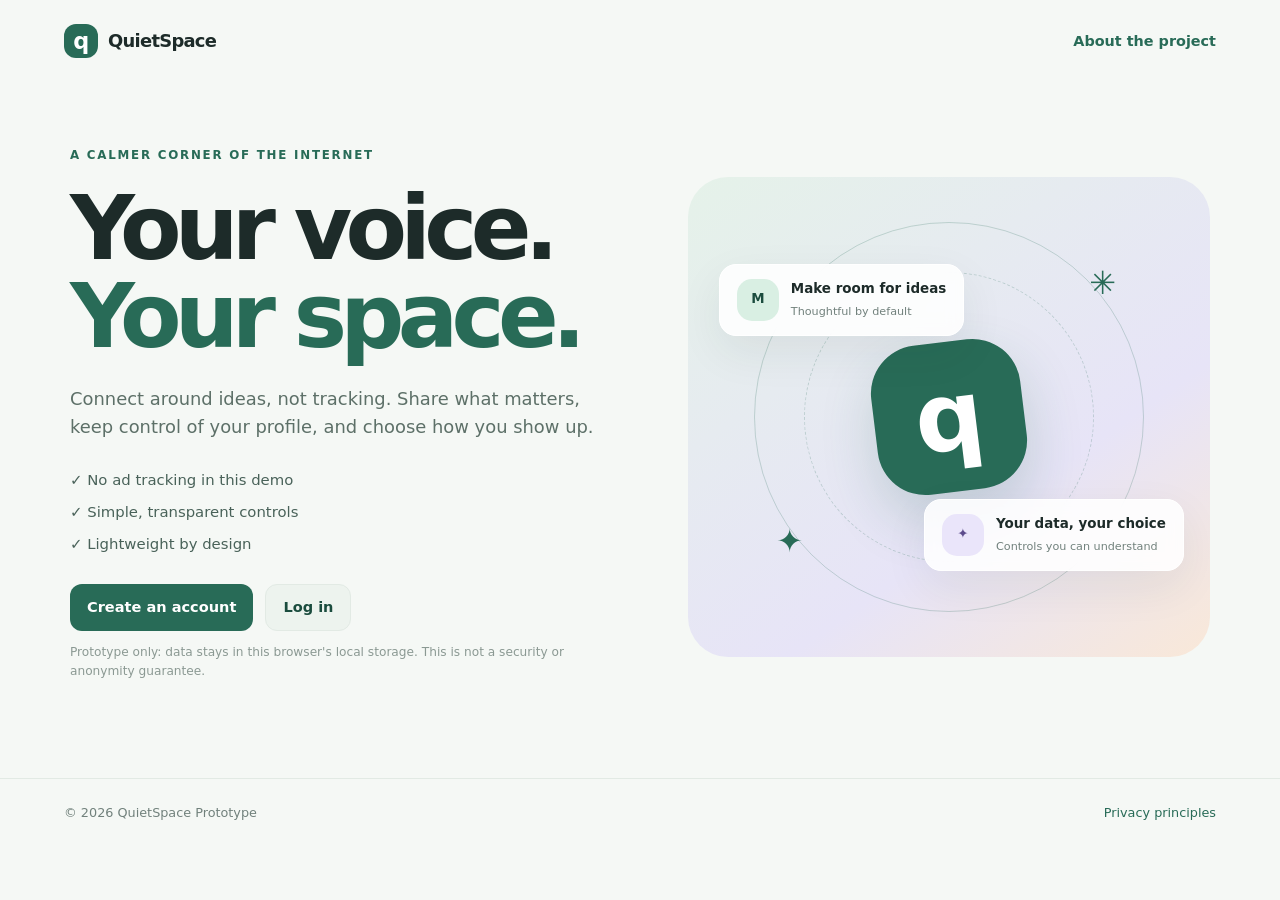
<file: index.html>
<!doctype html>
<html lang="en">
<head>
  <meta charset="utf-8"><meta name="viewport" content="width=device-width,initial-scale=1">
  <meta name="description" content="QuietSpace — a privacy-minded social media frontend prototype.">
  <title>QuietSpace — Your space, your voice</title><link rel="stylesheet" href="src/css/style.css">
</head>
<body class="auth-page">
  <header class="site-header"><a class="brand" href="index.html"><span class="brand-mark">q</span> QuietSpace</a><a class="text-link" href="pages/about.html">About the project</a></header>
  <main class="welcome-shell">
    <section class="welcome-copy"><span class="eyebrow">A calmer corner of the internet</span><h1>Your voice.<br><span>Your space.</span></h1><p>Connect around ideas, not tracking. Share what matters, keep control of your profile, and choose how you show up.</p><div class="welcome-points"><span>✓ No ad tracking in this demo</span><span>✓ Simple, transparent controls</span><span>✓ Lightweight by design</span></div><div class="hero-actions"><a class="button primary" href="pages/signup.html">Create an account</a><a class="button secondary" href="pages/login.html">Log in</a></div><p class="fine-print">Prototype only: data stays in this browser's local storage. This is not a security or anonymity guarantee.</p></section>
    <section class="welcome-art" aria-label="Illustration of a calm digital community"><div class="orbit orbit-one"></div><div class="orbit orbit-two"></div><div class="planet">q</div><div class="float-card card-a"><span class="avatar mint">M</span><div><b>Make room for ideas</b><small>Thoughtful by default</small></div></div><div class="float-card card-b"><span class="avatar lilac">✦</span><div><b>Your data, your choice</b><small>Controls you can understand</small></div></div><div class="spark spark-one">✳</div><div class="spark spark-two">✦</div></section>
  </main>
  <footer class="site-footer"><span>© 2026 QuietSpace Prototype</span><a href="pages/about.html">Privacy principles</a></footer>
</body></html>
</file>
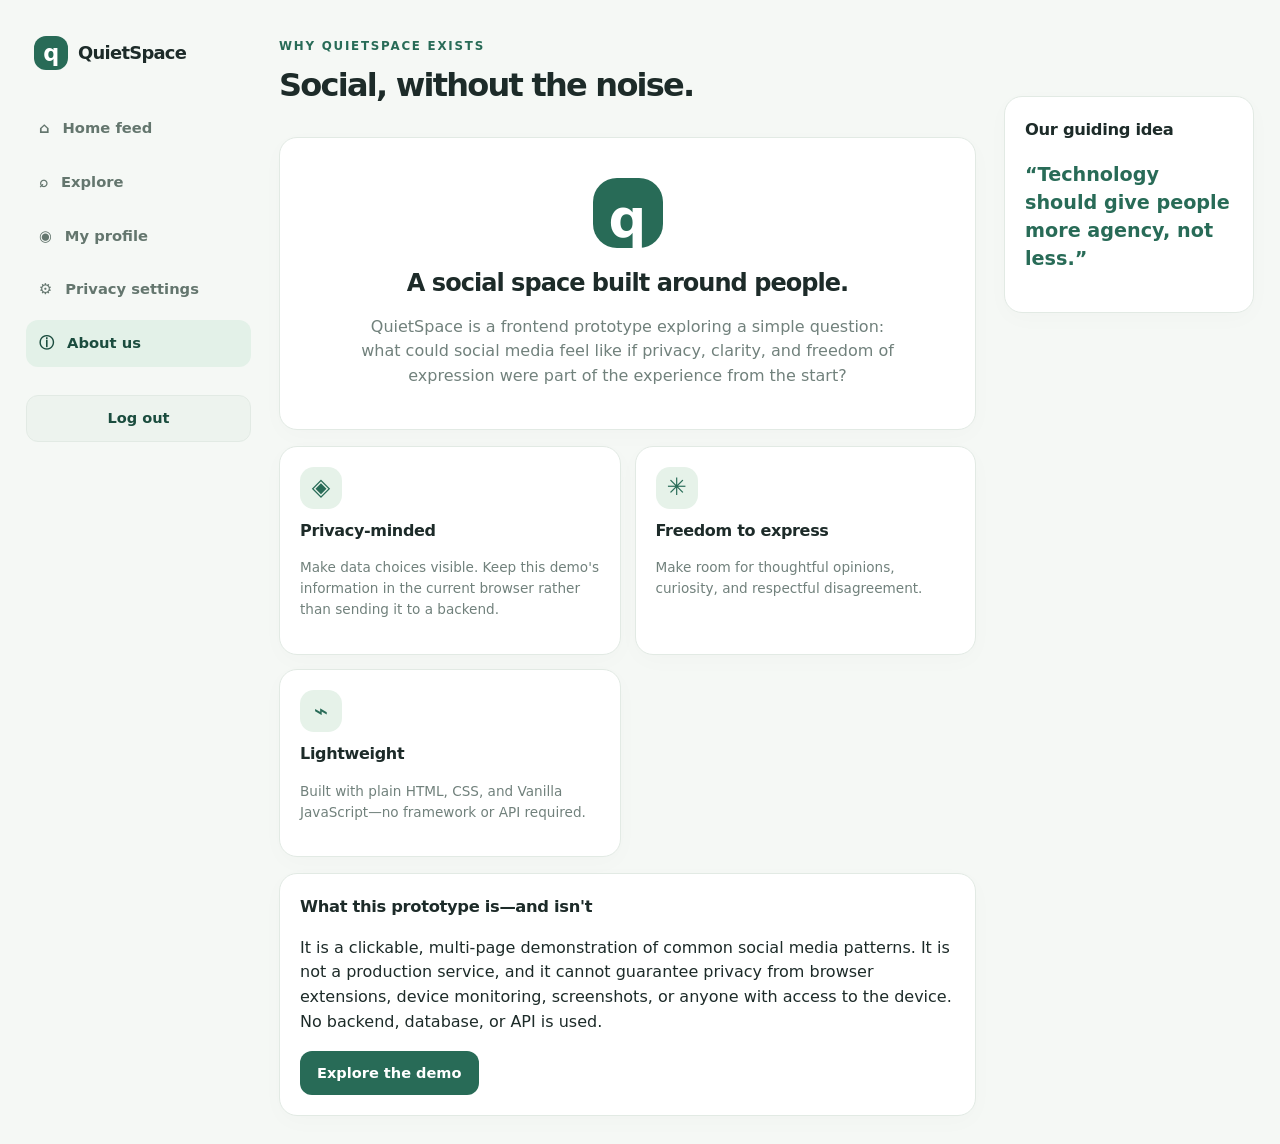
<file: pages/about.html>
<!doctype html><html lang="en"><head><meta charset="utf-8"><meta name="viewport" content="width=device-width,initial-scale=1"><title>About us — QuietSpace</title><link rel="stylesheet" href="../src/css/style.css"><script defer src="../src/js/main.js"></script></head><body class="app-page"><div class="app-layout"><aside class="sidebar"><a class="brand" href="../index.html"><span class="brand-mark">q</span> QuietSpace</a><nav class="main-nav"><a class="nav-item" href="feed.html">⌂ <span>Home feed</span></a><a class="nav-item" href="explore.html">⌕ <span>Explore</span></a><a class="nav-item" href="profile.html">◉ <span>My profile</span></a><a class="nav-item" href="settings.html">⚙ <span>Privacy settings</span></a><a class="nav-item active" href="about.html">ⓘ <span>About us</span></a></nav><button class="button secondary full logout-btn" data-logout>Log out</button></aside><main class="feed-main"><header class="page-heading"><div><span class="eyebrow">Why QuietSpace exists</span><h1>Social, without the noise.</h1></div></header><section class="about-intro panel"><span class="big-mark">q</span><h2>A social space built around people.</h2><p>QuietSpace is a frontend prototype exploring a simple question: what could social media feel like if privacy, clarity, and freedom of expression were part of the experience from the start?</p></section><div class="principle-cards"><article class="panel"><span class="topic-emoji">◈</span><h2>Privacy-minded</h2><p>Make data choices visible. Keep this demo's information in the current browser rather than sending it to a backend.</p></article><article class="panel"><span class="topic-emoji">✳</span><h2>Freedom to express</h2><p>Make room for thoughtful opinions, curiosity, and respectful disagreement.</p></article><article class="panel"><span class="topic-emoji">⌁</span><h2>Lightweight</h2><p>Built with plain HTML, CSS, and Vanilla JavaScript—no framework or API required.</p></article></div><section class="panel"><h2>What this prototype is—and isn't</h2><p>It is a clickable, multi-page demonstration of common social media patterns. It is not a production service, and it cannot guarantee privacy from browser extensions, device monitoring, screenshots, or anyone with access to the device. No backend, database, or API is used.</p><a class="button primary" href="feed.html">Explore the demo</a></section></main><aside class="right-rail"><section class="panel"><h2>Our guiding idea</h2><p class="quote">“Technology should give people more agency, not less.”</p></section></aside></div></body></html>
</file>
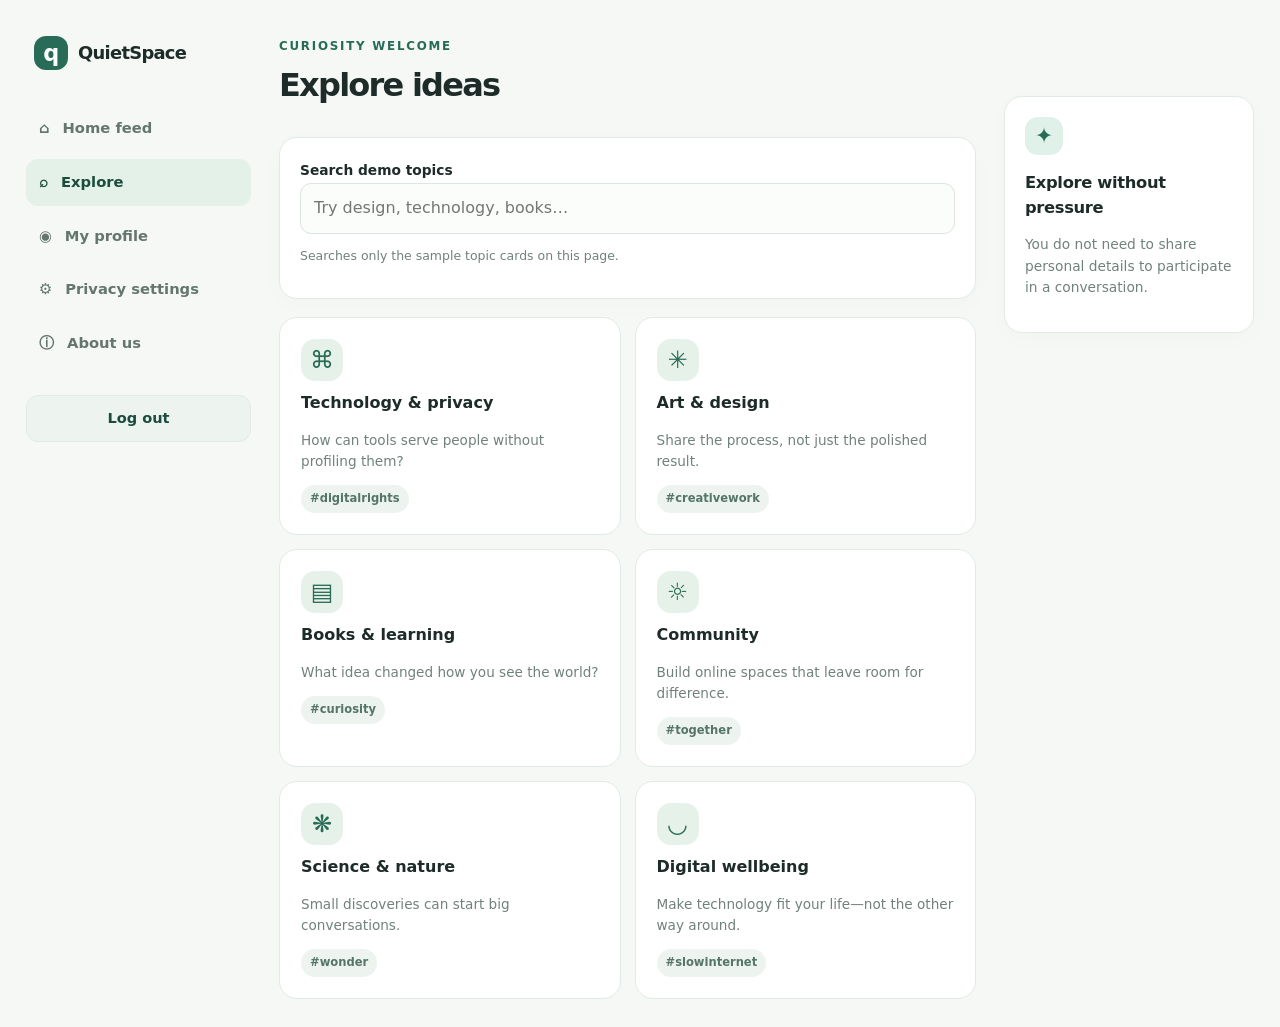
<file: pages/explore.html>
<!doctype html><html lang="en"><head><meta charset="utf-8"><meta name="viewport" content="width=device-width,initial-scale=1"><title>Explore — QuietSpace</title><link rel="stylesheet" href="../src/css/style.css"><script defer src="../src/js/main.js"></script></head><body class="app-page"><div class="app-layout"><aside class="sidebar"><a class="brand" href="../index.html"><span class="brand-mark">q</span> QuietSpace</a><nav class="main-nav"><a class="nav-item" href="feed.html">⌂ <span>Home feed</span></a><a class="nav-item active" href="explore.html">⌕ <span>Explore</span></a><a class="nav-item" href="profile.html">◉ <span>My profile</span></a><a class="nav-item" href="settings.html">⚙ <span>Privacy settings</span></a><a class="nav-item" href="about.html">ⓘ <span>About us</span></a></nav><button class="button secondary full logout-btn" data-logout>Log out</button></aside><main class="feed-main"><header class="page-heading"><div><span class="eyebrow">Curiosity welcome</span><h1>Explore ideas</h1></div></header><section class="panel"><label for="explore-search">Search demo topics</label><input id="explore-search" placeholder="Try design, technology, books…" type="search"><p class="muted tiny">Searches only the sample topic cards on this page.</p></section><div id="topic-grid" class="topic-grid"><article class="topic-card" data-topic="technology privacy"><span class="topic-emoji">⌘</span><h2>Technology & privacy</h2><p>How can tools serve people without profiling them?</p><span class="pill">#digitalrights</span></article><article class="topic-card" data-topic="art design creativity"><span class="topic-emoji">✳</span><h2>Art & design</h2><p>Share the process, not just the polished result.</p><span class="pill">#creativework</span></article><article class="topic-card" data-topic="books learning ideas"><span class="topic-emoji">▤</span><h2>Books & learning</h2><p>What idea changed how you see the world?</p><span class="pill">#curiosity</span></article><article class="topic-card" data-topic="community culture"><span class="topic-emoji">☼</span><h2>Community</h2><p>Build online spaces that leave room for difference.</p><span class="pill">#together</span></article><article class="topic-card" data-topic="science environment"><span class="topic-emoji">❋</span><h2>Science & nature</h2><p>Small discoveries can start big conversations.</p><span class="pill">#wonder</span></article><article class="topic-card" data-topic="wellbeing balance"><span class="topic-emoji">◡</span><h2>Digital wellbeing</h2><p>Make technology fit your life—not the other way around.</p><span class="pill">#slowinternet</span></article></div><p id="no-topics" class="muted hidden">No topics match that search.</p></main><aside class="right-rail"><section class="panel tip-panel"><span class="tip-icon">✦</span><h2>Explore without pressure</h2><p>You do not need to share personal details to participate in a conversation.</p></section></aside></div></body></html>
</file>
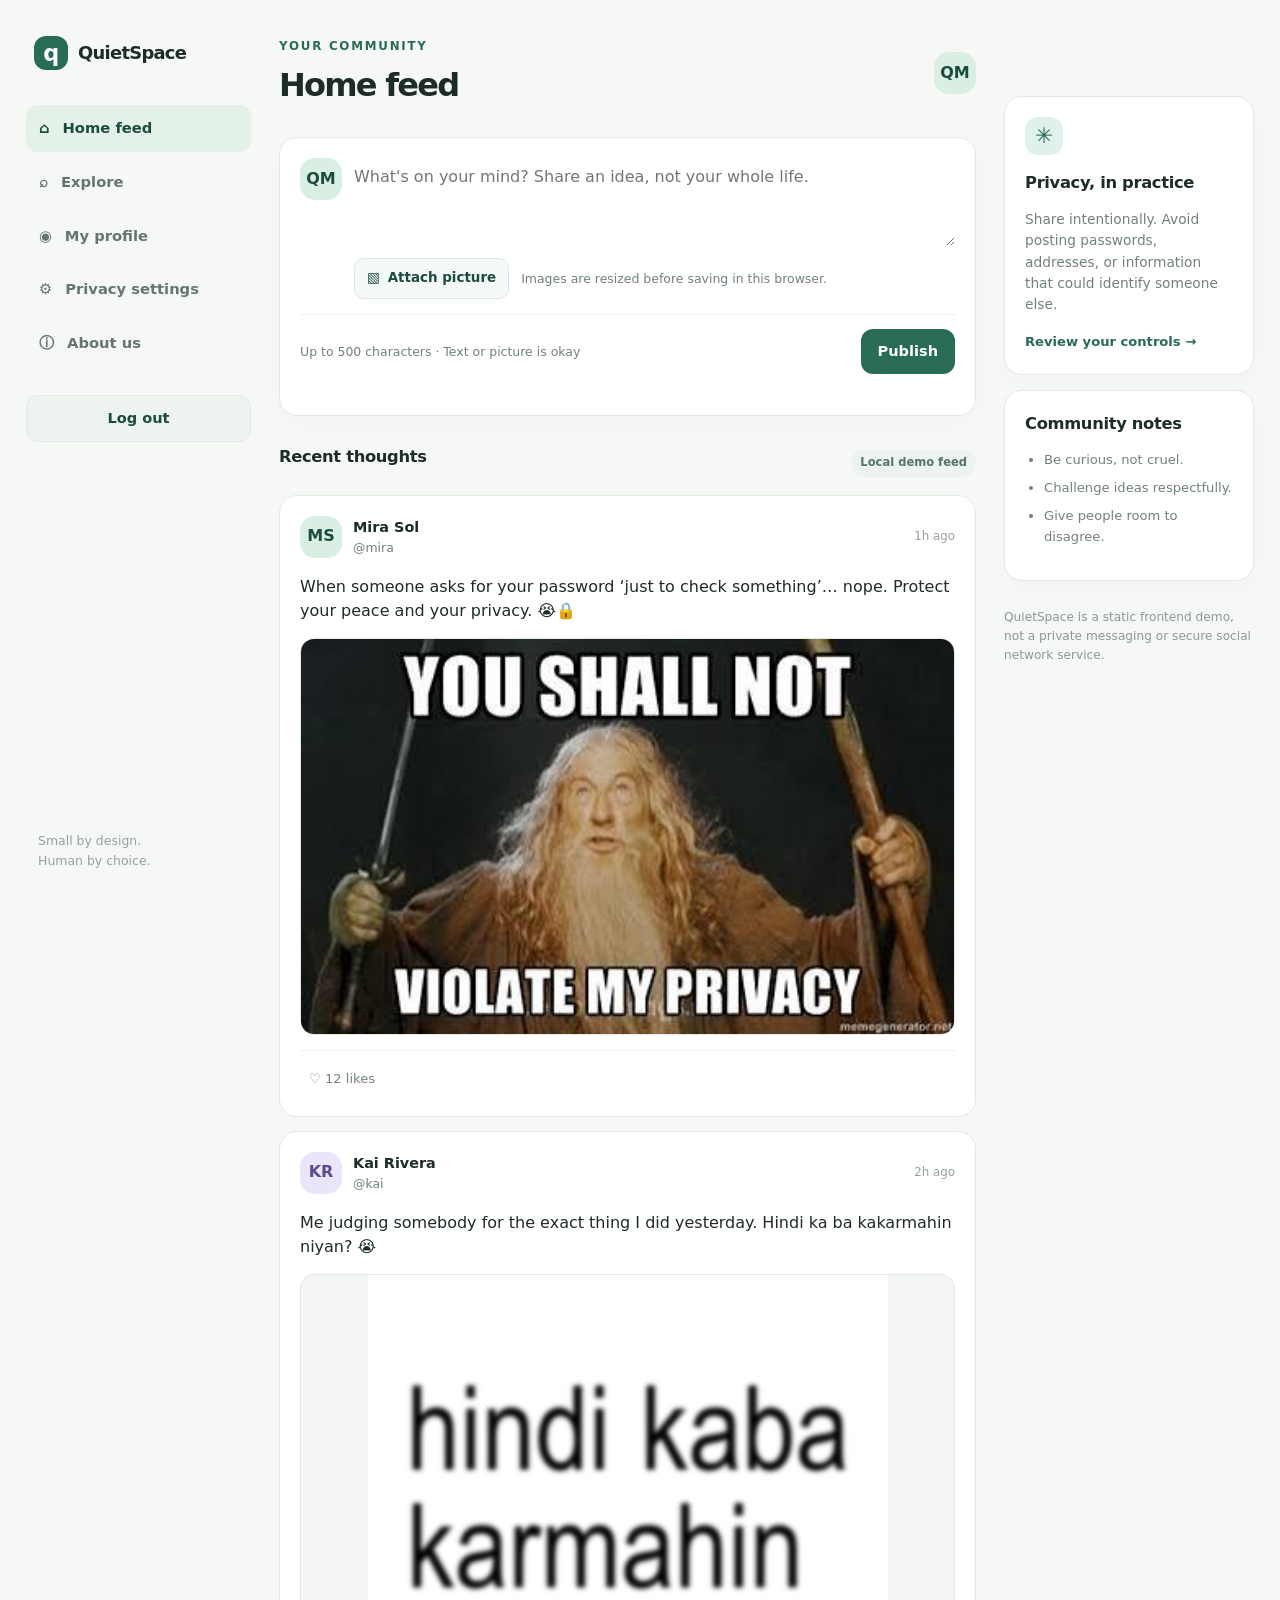
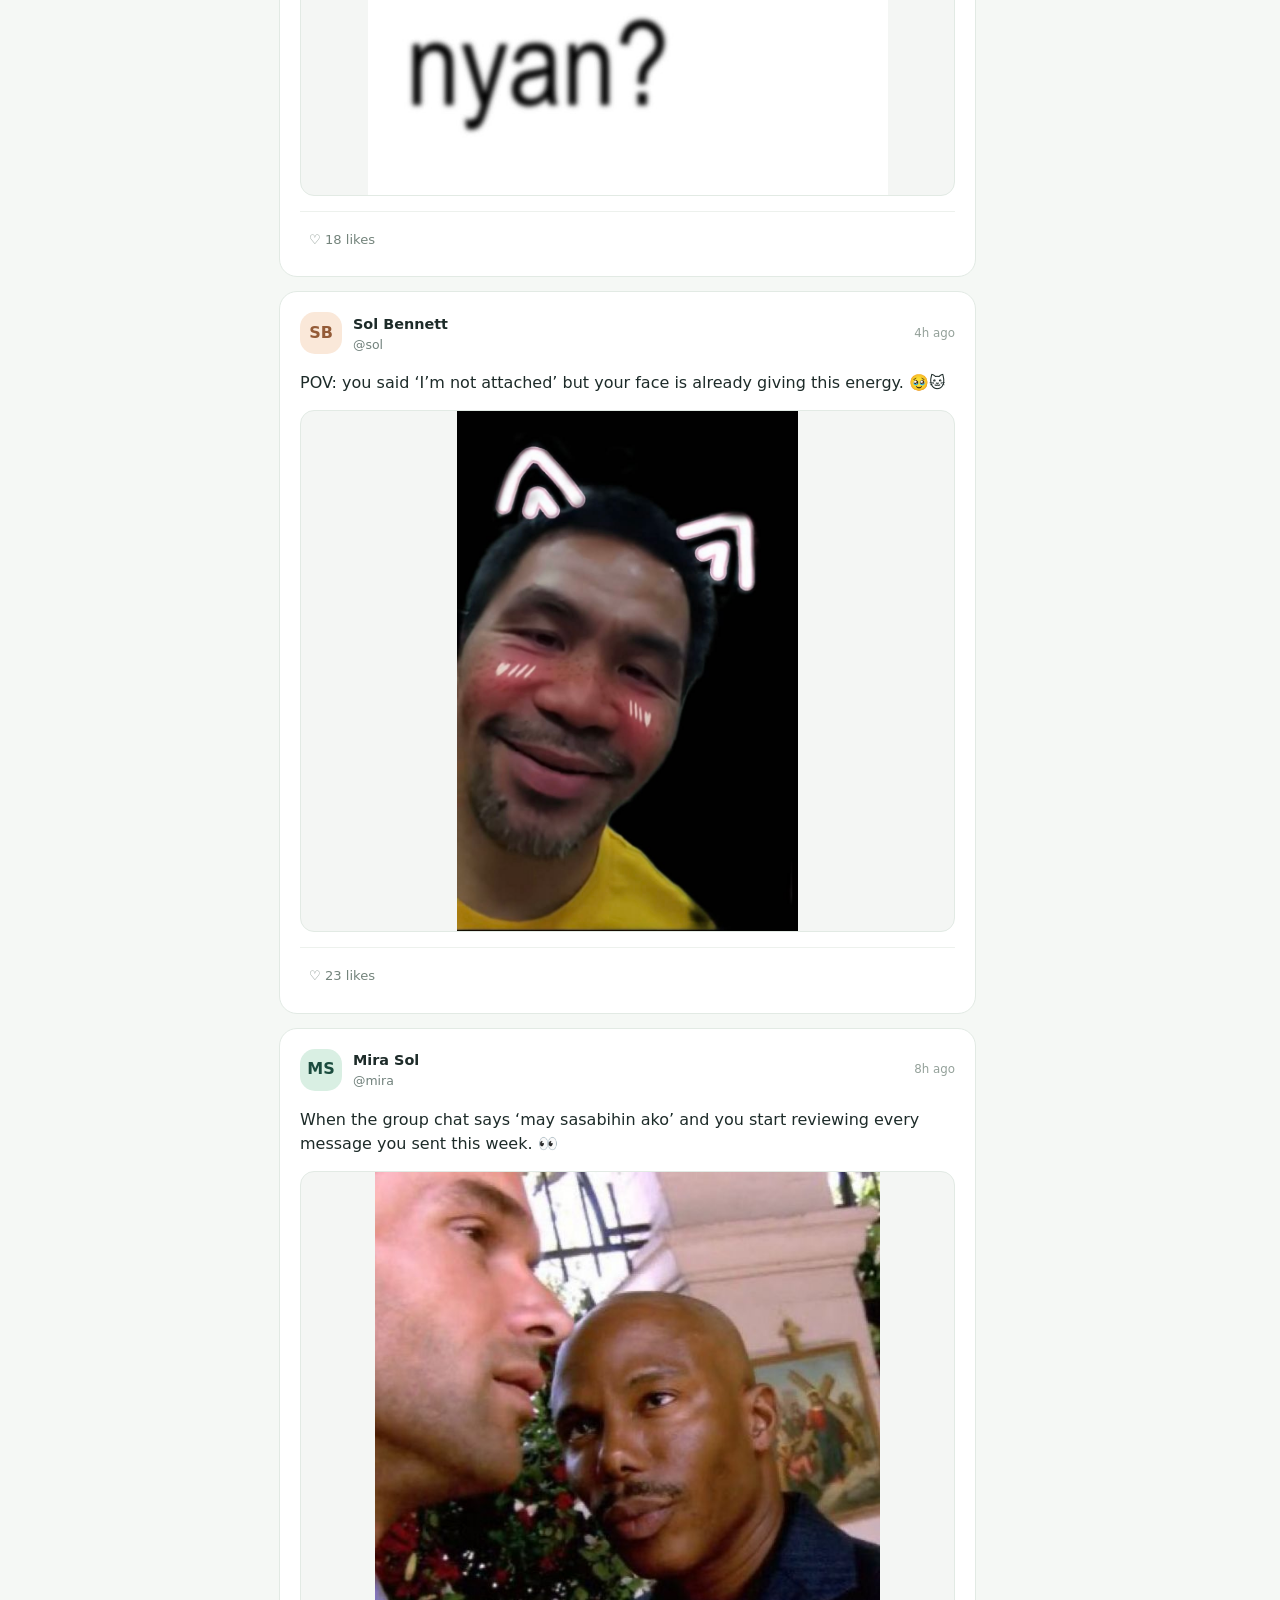
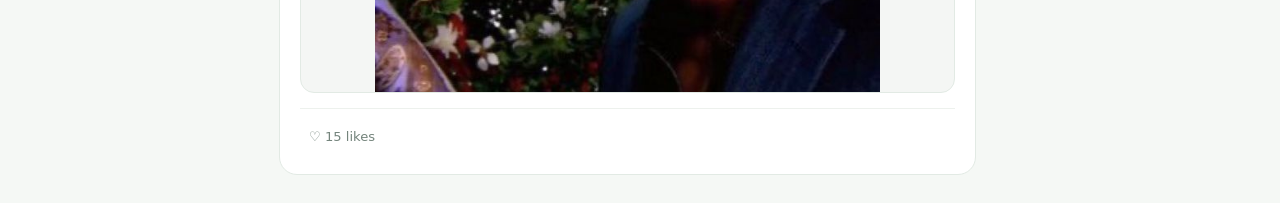
<file: pages/feed.html>
<!doctype html><html lang="en"><head><meta charset="utf-8"><meta name="viewport" content="width=device-width,initial-scale=1"><title>Feed — QuietSpace</title><link rel="stylesheet" href="../src/css/style.css"><script defer src="../src/js/main.js"></script></head><body class="app-page"><div class="app-layout"><aside class="sidebar"><a class="brand" href="../index.html"><span class="brand-mark">q</span> QuietSpace</a><nav class="main-nav"><a class="nav-item active" href="feed.html">⌂ <span>Home feed</span></a><a class="nav-item" href="explore.html">⌕ <span>Explore</span></a><a class="nav-item" href="profile.html">◉ <span>My profile</span></a><a class="nav-item" href="settings.html">⚙ <span>Privacy settings</span></a><a class="nav-item" href="about.html">ⓘ <span>About us</span></a></nav><button class="button secondary full logout-btn" data-logout>Log out</button><p class="sidebar-note">Small by design.<br>Human by choice.</p></aside><main class="feed-main"><header class="page-heading"><div><span class="eyebrow">Your community</span><h1>Home feed</h1></div><a class="avatar-link" href="profile.html" aria-label="Open profile"><span class="avatar mint" data-avatar>Q</span></a></header><section class="composer panel"><div class="composer-top"><span class="avatar mint" data-avatar>Q</span><label class="sr-only" for="post-content">Write a post</label><textarea id="post-content" maxlength="500" placeholder="What's on your mind? Share an idea, not your whole life."></textarea></div><div class="image-preview-wrap hidden" id="image-preview-wrap"><img id="image-preview" alt="Preview of the picture you attached"><div class="image-preview-details"><span id="image-preview-name">Picture attached</span><span class="muted tiny">Your picture will appear in the feed.</span><button class="remove-image-button" type="button" id="remove-image">Remove picture</button></div></div><div class="composer-tools"><input class="sr-only" type="file" id="post-image-input" accept="image/*"><button class="attach-button" type="button" id="attach-image" aria-label="Attach a picture to your post">▧ <span>Attach picture</span></button><span class="muted tiny">Images are resized before saving in this browser.</span></div><div class="composer-bottom"><span class="muted tiny">Up to 500 characters · Text or picture is okay</span><button class="button primary" id="publish-post">Publish</button></div><p class="form-message" id="post-message" aria-live="polite"></p></section><div class="feed-toolbar"><h2>Recent thoughts</h2><span class="pill">Local demo feed</span></div><section id="feed-list" class="post-list" aria-live="polite"></section></main><aside class="right-rail"><section class="panel tip-panel"><span class="tip-icon">✳</span><h2>Privacy, in practice</h2><p>Share intentionally. Avoid posting passwords, addresses, or information that could identify someone else.</p><a href="settings.html">Review your controls →</a></section><section class="panel"><h2>Community notes</h2><ul class="plain-list"><li>Be curious, not cruel.</li><li>Challenge ideas respectfully.</li><li>Give people room to disagree.</li></ul></section><p class="fine-print">QuietSpace is a static frontend demo, not a private messaging or secure social network service.</p></aside></div></body></html>
</file>
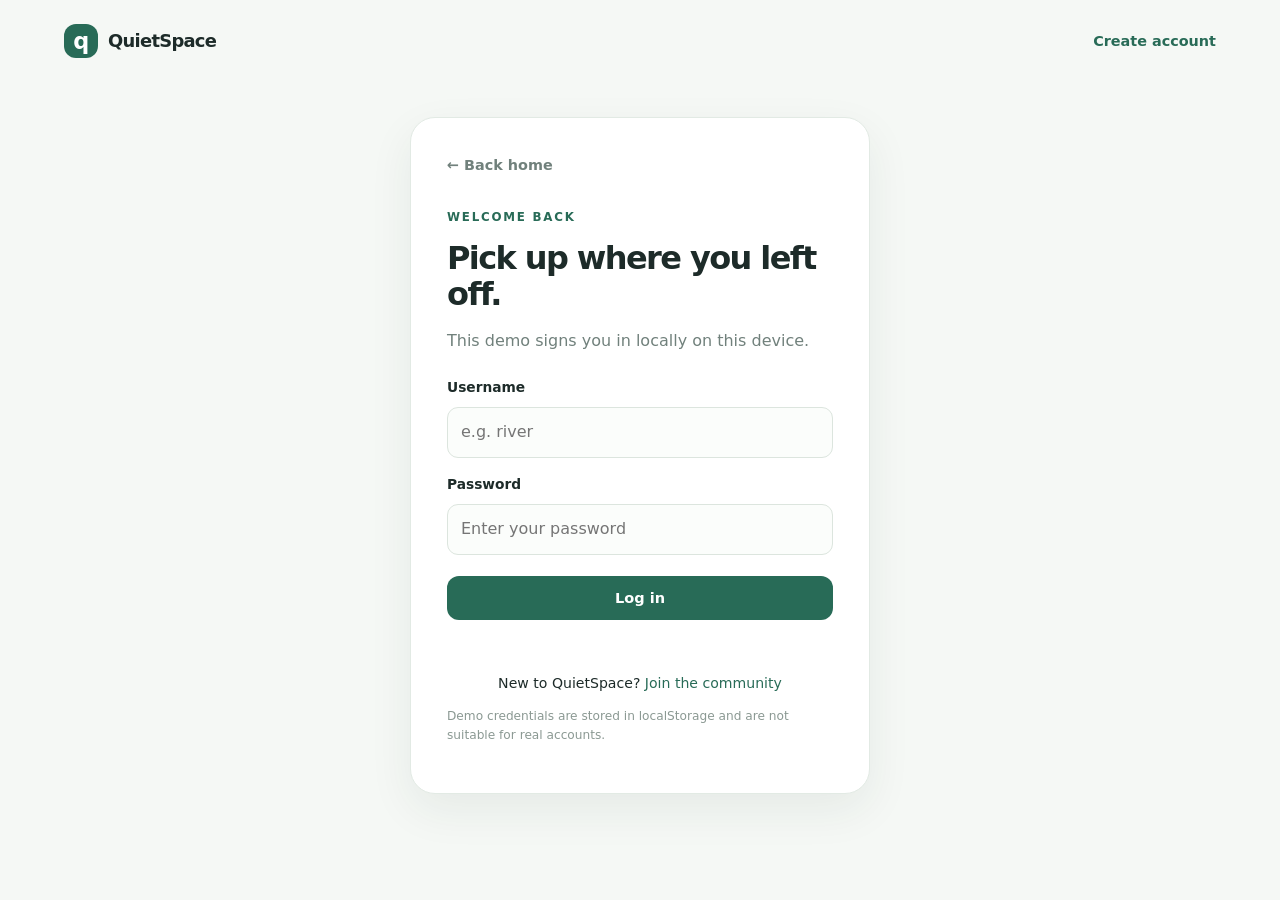
<file: pages/login.html>
<!doctype html><html lang="en"><head><meta charset="utf-8"><meta name="viewport" content="width=device-width,initial-scale=1"><title>Log in — QuietSpace</title><link rel="stylesheet" href="../src/css/style.css"><script defer src="../src/js/main.js"></script></head><body class="auth-page"><header class="site-header"><a class="brand" href="../index.html"><span class="brand-mark">q</span> QuietSpace</a><a class="text-link" href="signup.html">Create account</a></header><main class="auth-card"><a class="back-link" href="../index.html">← Back home</a><span class="eyebrow">Welcome back</span><h1>Pick up where you left off.</h1><p class="muted">This demo signs you in locally on this device.</p><form data-auth="login"><label for="login-name">Username</label><input id="login-name" name="username" autocomplete="username" required placeholder="e.g. river"><label for="login-pass">Password</label><input id="login-pass" name="password" type="password" autocomplete="current-password" required placeholder="Enter your password"><button class="button primary full" type="submit">Log in</button><p class="form-message" aria-live="polite"></p></form><p class="auth-switch">New to QuietSpace? <a href="signup.html">Join the community</a></p><p class="fine-print">Demo credentials are stored in localStorage and are not suitable for real accounts.</p></main></body></html>
</file>
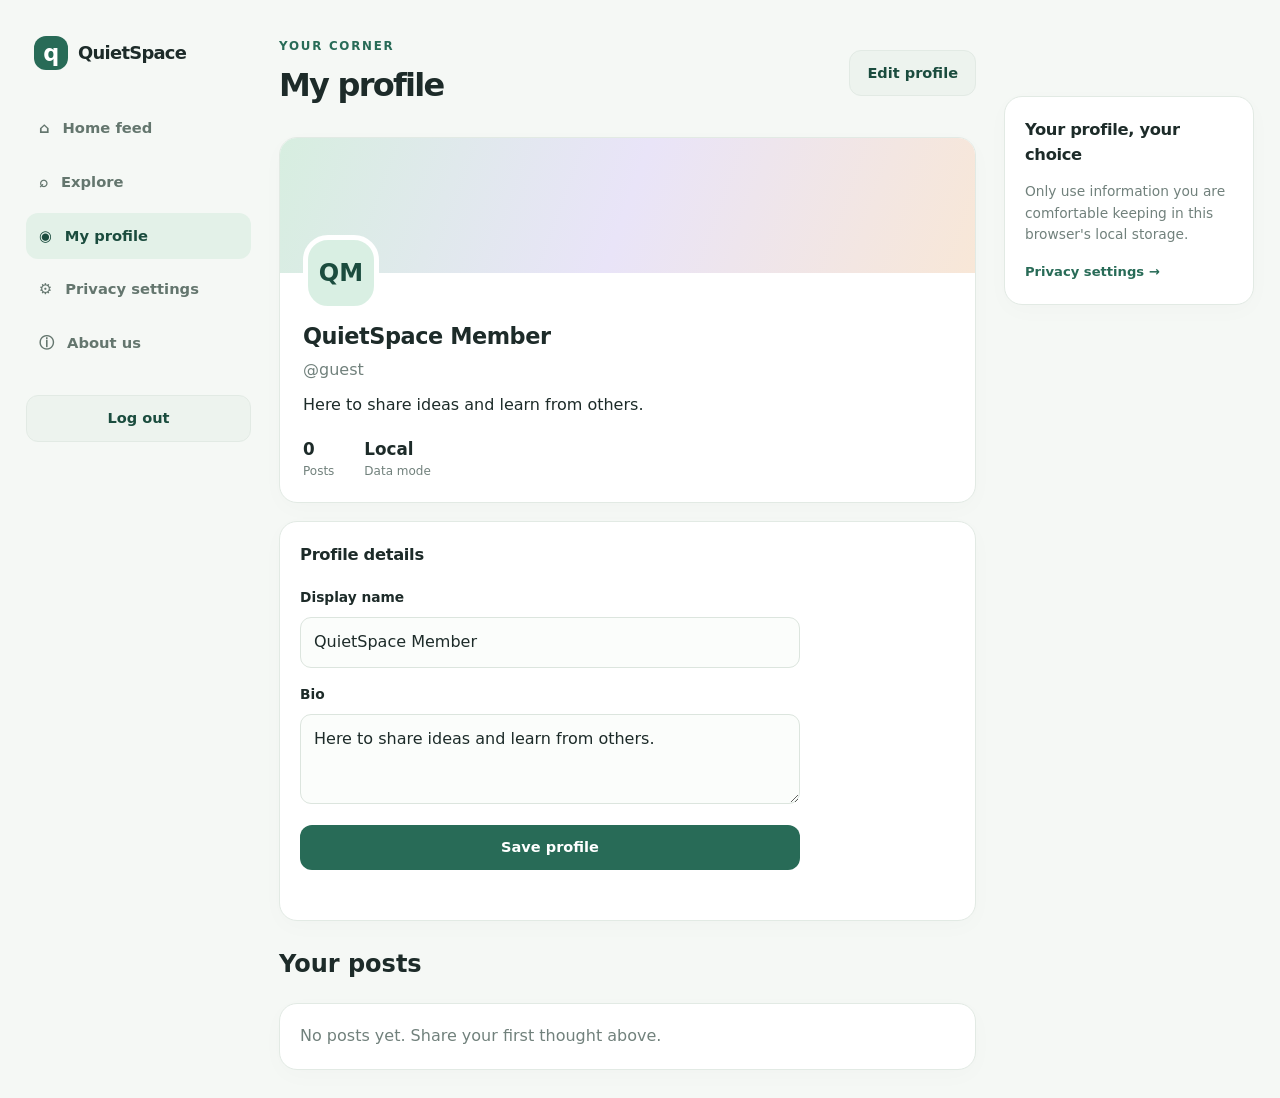
<file: pages/profile.html>
<!doctype html><html lang="en"><head><meta charset="utf-8"><meta name="viewport" content="width=device-width,initial-scale=1"><title>Profile — QuietSpace</title><link rel="stylesheet" href="../src/css/style.css"><script defer src="../src/js/main.js"></script></head><body class="app-page"><div class="app-layout"><aside class="sidebar"><a class="brand" href="../index.html"><span class="brand-mark">q</span> QuietSpace</a><nav class="main-nav"><a class="nav-item" href="feed.html">⌂ <span>Home feed</span></a><a class="nav-item" href="explore.html">⌕ <span>Explore</span></a><a class="nav-item active" href="profile.html">◉ <span>My profile</span></a><a class="nav-item" href="settings.html">⚙ <span>Privacy settings</span></a><a class="nav-item" href="about.html">ⓘ <span>About us</span></a></nav><button class="button secondary full logout-btn" data-logout>Log out</button></aside><main class="feed-main"><header class="page-heading"><div><span class="eyebrow">Your corner</span><h1>My profile</h1></div><a class="button secondary" href="settings.html">Edit profile</a></header><section class="profile-hero panel"><div class="profile-cover"></div><div class="profile-info"><span class="avatar profile-avatar mint" data-avatar>Q</span><h2 id="profile-display">QuietSpace Member</h2><p class="muted" id="profile-handle">@guest</p><p id="profile-bio">Here to share ideas and learn from others.</p><div class="profile-stats"><div><strong id="profile-post-count">0</strong><span>Posts</span></div><div><strong>Local</strong><span>Data mode</span></div></div></div></section><section class="panel profile-edit"><h2>Profile details</h2><form id="profile-form"><label for="display-name">Display name</label><input id="display-name" maxlength="40" required><label for="profile-bio-input">Bio</label><textarea id="profile-bio-input" maxlength="160" placeholder="A few words about you"></textarea><button class="button primary" type="submit">Save profile</button><p class="form-message" aria-live="polite"></p></form></section><section><h2>Your posts</h2><div id="profile-posts" class="post-list"></div></section></main><aside class="right-rail"><section class="panel"><h2>Your profile, your choice</h2><p class="muted">Only use information you are comfortable keeping in this browser's local storage.</p><a href="settings.html">Privacy settings →</a></section></aside></div></body></html>
</file>
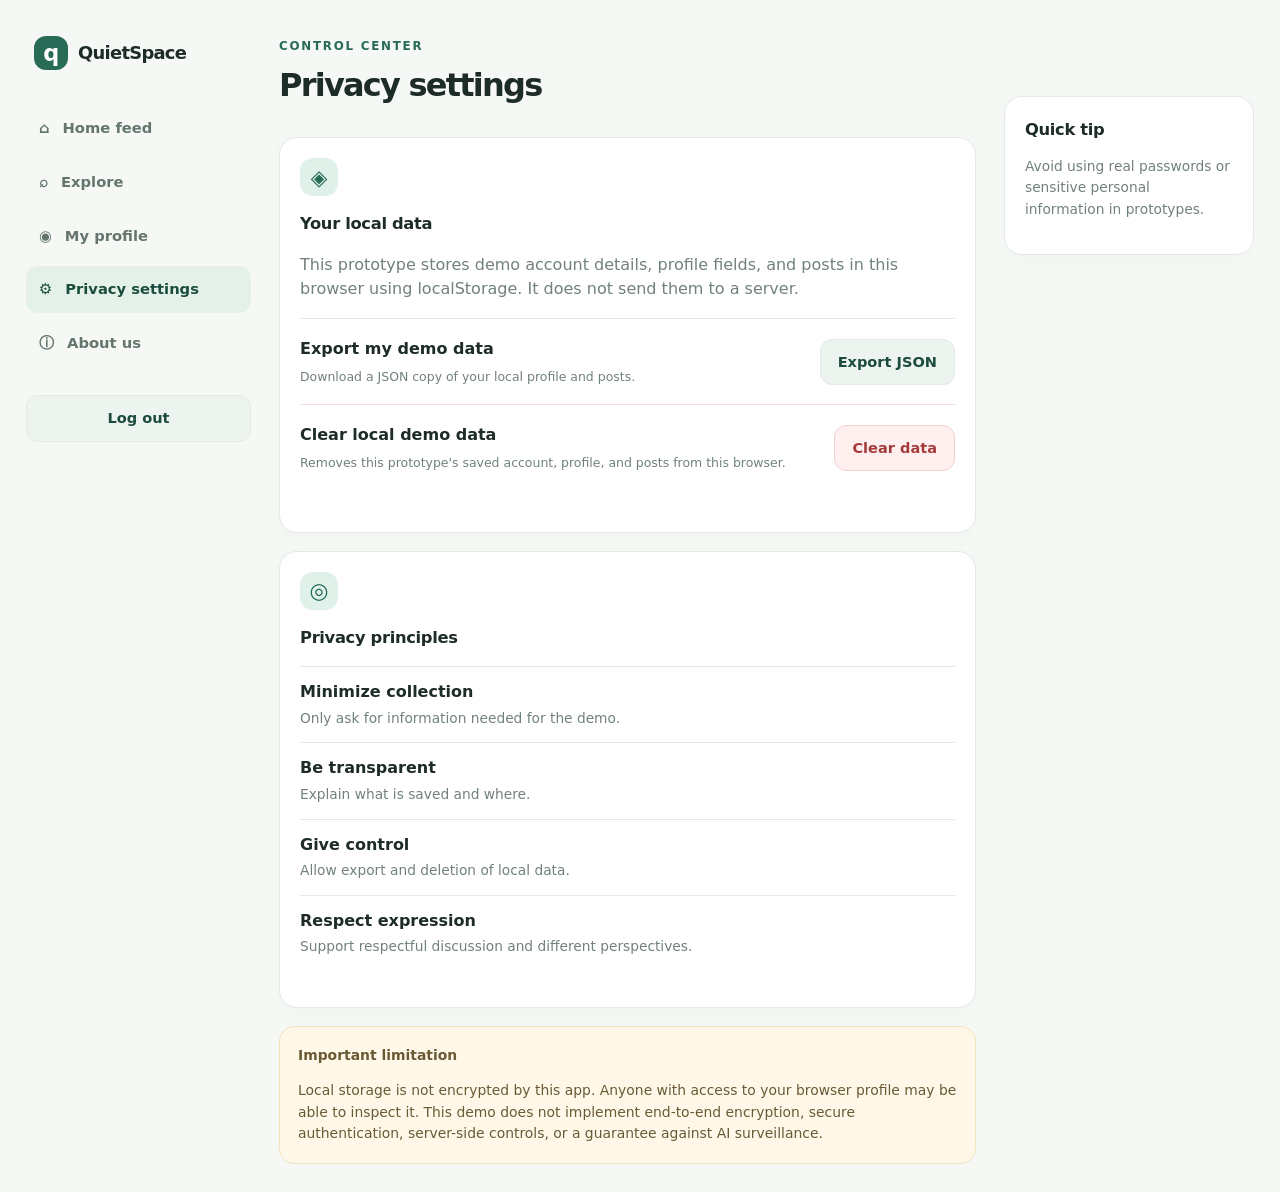
<file: pages/settings.html>
<!doctype html><html lang="en"><head><meta charset="utf-8"><meta name="viewport" content="width=device-width,initial-scale=1"><title>Privacy settings — QuietSpace</title><link rel="stylesheet" href="../src/css/style.css"><script defer src="../src/js/main.js"></script></head><body class="app-page"><div class="app-layout"><aside class="sidebar"><a class="brand" href="../index.html"><span class="brand-mark">q</span> QuietSpace</a><nav class="main-nav"><a class="nav-item" href="feed.html">⌂ <span>Home feed</span></a><a class="nav-item" href="explore.html">⌕ <span>Explore</span></a><a class="nav-item" href="profile.html">◉ <span>My profile</span></a><a class="nav-item active" href="settings.html">⚙ <span>Privacy settings</span></a><a class="nav-item" href="about.html">ⓘ <span>About us</span></a></nav><button class="button secondary full logout-btn" data-logout>Log out</button></aside><main class="feed-main"><header class="page-heading"><div><span class="eyebrow">Control center</span><h1>Privacy settings</h1></div></header><section class="panel settings-section"><span class="settings-symbol">◈</span><h2>Your local data</h2><p class="muted">This prototype stores demo account details, profile fields, and posts in this browser using localStorage. It does not send them to a server.</p><div class="setting-row"><div><strong>Export my demo data</strong><p class="muted tiny">Download a JSON copy of your local profile and posts.</p></div><button class="button secondary" id="export-data">Export JSON</button></div><div class="setting-row danger-row"><div><strong>Clear local demo data</strong><p class="muted tiny">Removes this prototype's saved account, profile, and posts from this browser.</p></div><button class="button danger" id="clear-data">Clear data</button></div><p class="form-message" id="settings-message" aria-live="polite"></p></section><section class="panel settings-section"><span class="settings-symbol">◎</span><h2>Privacy principles</h2><ul class="principle-list"><li><strong>Minimize collection</strong><span>Only ask for information needed for the demo.</span></li><li><strong>Be transparent</strong><span>Explain what is saved and where.</span></li><li><strong>Give control</strong><span>Allow export and deletion of local data.</span></li><li><strong>Respect expression</strong><span>Support respectful discussion and different perspectives.</span></li></ul></section><section class="notice"><strong>Important limitation</strong><p>Local storage is not encrypted by this app. Anyone with access to your browser profile may be able to inspect it. This demo does not implement end-to-end encryption, secure authentication, server-side controls, or a guarantee against AI surveillance.</p></section></main><aside class="right-rail"><section class="panel"><h2>Quick tip</h2><p class="muted">Avoid using real passwords or sensitive personal information in prototypes.</p></section></aside></div></body></html>
</file>
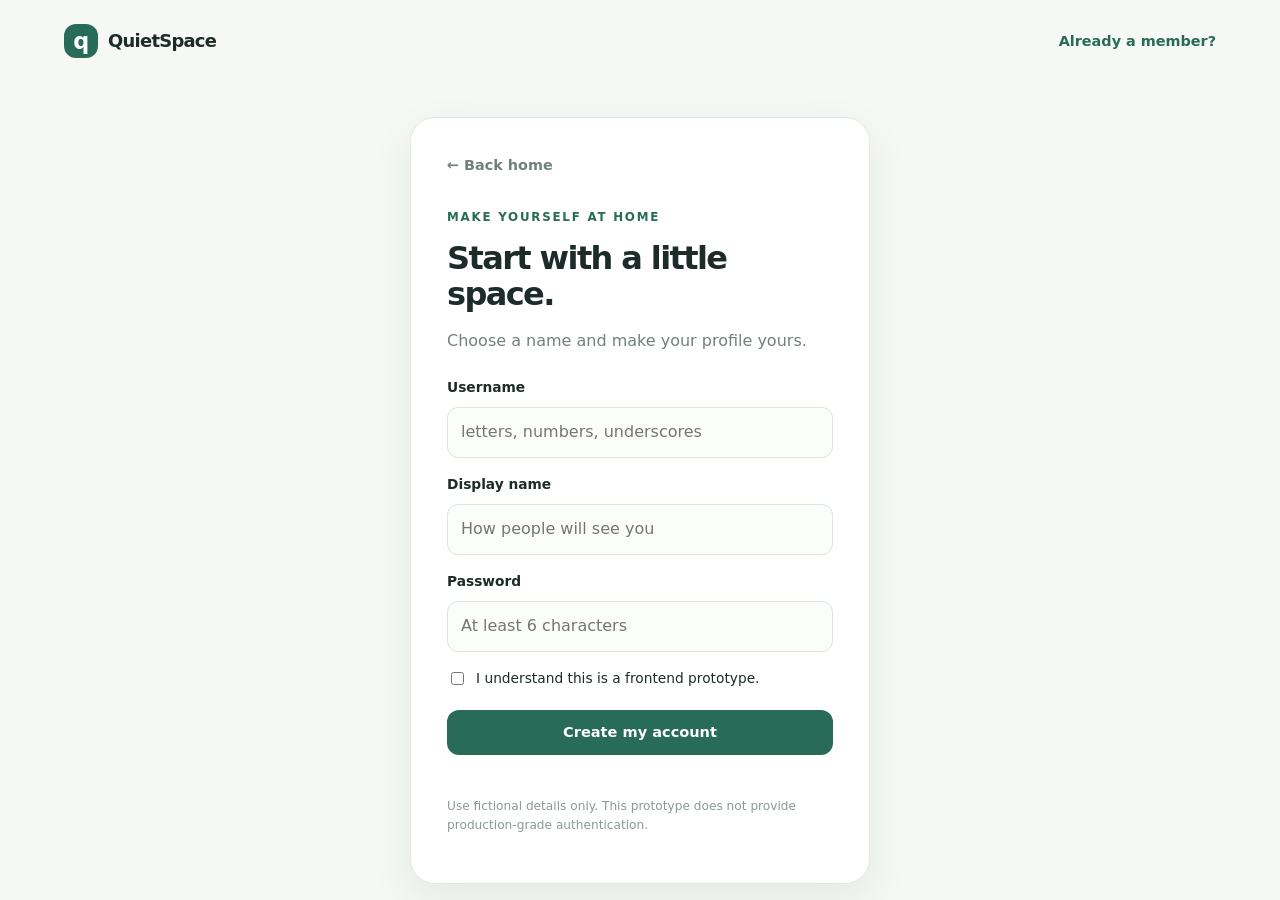
<file: pages/signup.html>
<!doctype html><html lang="en"><head><meta charset="utf-8"><meta name="viewport" content="width=device-width,initial-scale=1"><title>Sign up — QuietSpace</title><link rel="stylesheet" href="../src/css/style.css"><script defer src="../src/js/main.js"></script></head><body class="auth-page"><header class="site-header"><a class="brand" href="../index.html"><span class="brand-mark">q</span> QuietSpace</a><a class="text-link" href="login.html">Already a member?</a></header><main class="auth-card"><a class="back-link" href="../index.html">← Back home</a><span class="eyebrow">Make yourself at home</span><h1>Start with a little space.</h1><p class="muted">Choose a name and make your profile yours.</p><form data-auth="signup"><label for="signup-name">Username</label><input id="signup-name" name="username" minlength="3" maxlength="20" pattern="[A-Za-z0-9_]+" required placeholder="letters, numbers, underscores"><label for="signup-display">Display name</label><input id="signup-display" name="displayName" maxlength="40" required placeholder="How people will see you"><label for="signup-pass">Password</label><input id="signup-pass" name="password" type="password" minlength="6" required placeholder="At least 6 characters"><label class="check-row"><input type="checkbox" name="agree" required> I understand this is a frontend prototype.</label><button class="button primary full" type="submit">Create my account</button><p class="form-message" aria-live="polite"></p></form><p class="fine-print">Use fictional details only. This prototype does not provide production-grade authentication.</p></main></body></html>
</file>
<file: src/css/style.css>
:root{--ink:#1d2b29;--muted:#71817c;--paper:#f5f8f5;--white:#fff;--line:#e2eae4;--green:#286b57;--green-dark:#1b4c3e;--mint:#dff1e8;--lav:#eae5fa;--peach:#fae8d9;--red:#a33b3b;--shadow:0 16px 45px rgba(30,63,49,.07)}*{box-sizing:border-box}body{margin:0;background:var(--paper);color:var(--ink);font-family:Inter,ui-sans-serif,system-ui,-apple-system,BlinkMacSystemFont,"Segoe UI",sans-serif;line-height:1.55}a{color:var(--green);text-decoration:none}a:hover{text-decoration:underline}button,input,textarea{font:inherit}button,a,input,textarea{outline-color:#7ab79e}.site-header,.site-footer{display:flex;align-items:center;justify-content:space-between;padding:24px clamp(20px,5vw,76px)}.brand{display:inline-flex;align-items:center;gap:10px;color:var(--ink);font-weight:800;font-size:1.12rem;letter-spacing:-.04em}.brand:hover{text-decoration:none}.brand-mark{display:grid;place-items:center;width:34px;height:34px;border-radius:12px;background:var(--green);color:white;font-size:1.4rem;font-weight:800}.text-link,.back-link{font-size:.9rem;font-weight:650}.welcome-shell{max-width:1200px;margin:30px auto 55px;padding:0 30px;display:grid;grid-template-columns:1.05fr .95fr;gap:40px;align-items:center;min-height:66vh}.welcome-copy{padding:30px 0}.eyebrow{display:inline-block;color:var(--green);font-size:.74rem;text-transform:uppercase;letter-spacing:.15em;font-weight:800}.welcome-copy h1{font-size:clamp(3.5rem,7vw,6.5rem);letter-spacing:-.075em;line-height:.98;margin:18px 0 25px}.welcome-copy h1 span{color:var(--green)}.welcome-copy>p{max-width:550px;font-size:1.12rem;color:#5d7068}.welcome-points{display:grid;gap:9px;margin:28px 0;color:#496259;font-size:.93rem}.hero-actions{display:flex;gap:12px;flex-wrap:wrap;margin-top:28px}.button{display:inline-flex;align-items:center;justify-content:center;gap:8px;border:0;border-radius:12px;padding:11px 17px;font-weight:750;font-size:.91rem;cursor:pointer;transition:transform .15s,background .15s}.button:hover{transform:translateY(-1px);text-decoration:none}.primary{background:var(--green);color:#fff}.primary:hover{background:var(--green-dark)}.secondary{background:#edf3ee;color:var(--green-dark);border:1px solid var(--line)}.danger{background:#fff0ef;color:var(--red);border:1px solid #f0d1cf}.full{width:100%}.fine-print{font-size:.76rem!important;color:#8b9993!important;max-width:500px}.welcome-art{position:relative;min-height:480px;border-radius:40px;background:linear-gradient(145deg,#e5f2e9,#e7e4f7 65%,#f9e8d8);overflow:hidden;display:grid;place-items:center}.orbit{position:absolute;border:1px solid rgba(40,107,87,.22);border-radius:50%;width:390px;height:390px}.orbit-two{width:290px;height:290px;border-style:dashed}.planet{display:grid;place-items:center;width:150px;height:150px;border-radius:48px;background:var(--green);color:white;font-size:6rem;font-weight:800;box-shadow:0 25px 55px #286b5733;transform:rotate(-7deg)}.float-card{position:absolute;display:flex;align-items:center;gap:12px;background:#ffffffdf;backdrop-filter:blur(8px);padding:14px 17px;border:1px solid #fff;border-radius:17px;box-shadow:var(--shadow);font-size:.84rem}.float-card small{display:block;color:var(--muted);margin-top:3px}.card-a{top:18%;left:6%}.card-b{bottom:18%;right:5%}.spark{position:absolute;color:var(--green);font-size:2rem}.spark-one{right:18%;top:17%}.spark-two{left:17%;bottom:19%}.site-footer{font-size:.8rem;color:var(--muted);border-top:1px solid var(--line)}.auth-page{min-height:100vh}.auth-card{width:min(100% - 32px,460px);margin:35px auto 70px;padding:36px;background:white;border:1px solid var(--line);border-radius:25px;box-shadow:var(--shadow)}.auth-card h1{font-size:2rem;letter-spacing:-.05em;line-height:1.12;margin:12px 0}.auth-card .back-link{display:block;margin-bottom:28px;color:var(--muted)}.muted{color:var(--muted)}.tiny{font-size:.78rem}form{display:grid;gap:9px}label{font-size:.86rem;font-weight:700;margin-top:7px}input,textarea{width:100%;padding:12px 13px;border:1px solid #dce5de;border-radius:11px;background:#fbfdfb;color:var(--ink)}textarea{resize:vertical;min-height:90px}input:focus,textarea:focus{border-color:#70a88e;box-shadow:0 0 0 3px #dff1e8}form .button{margin-top:12px}.check-row{display:flex;align-items:center;gap:9px;font-weight:500}.check-row input{width:auto}.auth-switch{text-align:center;font-size:.88rem;margin:22px 0 12px}.form-message{font-size:.84rem;color:var(--green);min-height:1em;margin:4px 0}.app-page{background:#f5f8f5}.app-layout{display:grid;grid-template-columns:225px minmax(0,700px) 250px;gap:28px;max-width:1440px;margin:0 auto;padding:28px 26px;align-items:start}.sidebar{position:sticky;top:25px;min-height:calc(100vh - 50px);display:flex;flex-direction:column;padding:8px 0}.sidebar .brand{margin:0 0 35px 8px}.main-nav{display:grid;gap:7px}.nav-item{display:flex;align-items:center;gap:13px;padding:12px 13px;border-radius:12px;color:#64766e;font-weight:650;font-size:.92rem}.nav-item:hover,.nav-item.active{background:#e3f1e8;color:var(--green-dark);text-decoration:none}.logout-btn{margin-top:28px}.sidebar-note{margin:auto 0 0 12px;color:#95a39c;font-size:.78rem}.feed-main{min-width:0}.page-heading{display:flex;align-items:center;justify-content:space-between;margin:5px 0 24px}.page-heading h1{margin:3px 0;font-size:2rem;letter-spacing:-.055em}.avatar{display:grid;place-items:center;flex-shrink:0;width:42px;height:42px;border-radius:15px;font-weight:800;color:var(--green-dark)}.mint{background:#d9efe3}.lilac{background:var(--lav);color:#5d4c8c}.peach{background:var(--peach);color:#945b37}.avatar-link{display:inline-flex}.panel{background:white;border:1px solid var(--line);border-radius:18px;padding:20px;box-shadow:0 6px 24px #1e3f3105}.composer{margin-bottom:28px}.composer-top{display:flex;align-items:flex-start;gap:12px}.composer-top textarea{border:0;background:transparent;min-height:88px;resize:vertical;padding:7px 0}.composer-top textarea:focus{box-shadow:none}.composer-bottom{display:flex;align-items:center;justify-content:space-between;gap:12px;border-top:1px solid #edf1ed;padding-top:14px}.feed-toolbar{display:flex;justify-content:space-between;align-items:center;margin:0 0 13px}.feed-toolbar h2,.right-rail h2,.panel h2{font-size:1.02rem;margin:0 0 12px;letter-spacing:-.02em}.pill{display:inline-block;border-radius:99px;padding:5px 9px;background:#edf4ef;color:#547568;font-size:.72rem;font-weight:750}.post-list{display:grid;gap:14px}.post-card{padding:20px;background:white;border:1px solid var(--line);border-radius:18px}.post-head{display:flex;align-items:center;gap:11px}.post-author{font-weight:800;font-size:.9rem}.post-handle{font-size:.78rem;color:var(--muted)}.post-time{margin-left:auto;font-size:.74rem;color:#94a19a}.post-text{white-space:pre-wrap;overflow-wrap:anywhere;margin:17px 0 14px}.post-media{margin:0 0 15px;overflow:hidden;border:1px solid var(--line);border-radius:14px;background:#f4f6f4}.post-media img{display:block;width:100%;height:auto;max-height:520px;object-fit:contain;margin:0 auto}.post-actions{display:flex;gap:8px;border-top:1px solid #edf1ed;padding-top:12px}.post-action{border:0;background:transparent;color:#74847c;cursor:pointer;font-size:.82rem;padding:6px 9px;border-radius:8px}.post-action:hover,.post-action.liked{background:#edf5ef;color:var(--green)}.right-rail{display:grid;gap:15px;padding-top:68px}.right-rail .panel p{font-size:.86rem;color:var(--muted)}.right-rail a{font-size:.82rem;font-weight:750}.tip-icon,.settings-symbol{display:grid;place-items:center;width:38px;height:38px;background:var(--mint);border-radius:13px;color:var(--green);font-size:1.35rem;margin-bottom:15px}.plain-list{padding-left:19px;color:var(--muted);font-size:.82rem}.plain-list li{margin:8px 0}.profile-hero{padding:0;overflow:hidden;margin-bottom:18px}.profile-cover{height:135px;background:linear-gradient(110deg,#d7eee0,#e9e4f8,#f8e7d7)}.profile-info{padding:0 23px 22px}.profile-avatar{width:76px;height:76px;border:5px solid white;border-radius:25px;margin-top:-38px;font-size:1.5rem}.profile-info h2{margin:8px 0 0;font-size:1.4rem}.profile-info p{margin:4px 0 10px}.profile-stats{display:flex;gap:30px;margin-top:18px}.profile-stats div{display:grid}.profile-stats strong{font-size:1.05rem}.profile-stats span{font-size:.75rem;color:var(--muted)}.profile-edit{margin-bottom:25px}.profile-edit form{max-width:500px}.topic-grid,.principle-cards{display:grid;grid-template-columns:repeat(2,minmax(0,1fr));gap:14px;margin-top:18px}.topic-card{padding:21px;background:white;border:1px solid var(--line);border-radius:18px}.topic-card h2,.principle-cards h2{font-size:1rem;margin:10px 0 5px}.topic-card p,.principle-cards p{color:var(--muted);font-size:.85rem}.topic-emoji{display:grid;place-items:center;width:42px;height:42px;background:#e6f2e9;border-radius:14px;color:var(--green);font-size:1.5rem}.hidden{display:none!important}.settings-section{margin-bottom:18px}.setting-row{display:flex;justify-content:space-between;align-items:center;gap:20px;padding:18px 0;border-top:1px solid var(--line)}.setting-row p{margin:5px 0 0}.danger-row{border-top:1px solid #f1dfde}.principle-list{padding:0;list-style:none}.principle-list li{display:grid;gap:3px;padding:13px 0;border-top:1px solid var(--line)}.principle-list span{color:var(--muted);font-size:.86rem}.notice{background:#fff8e9;border:1px solid #f1e3bf;border-radius:15px;padding:18px;color:#695a34;font-size:.87rem}.notice p{margin-bottom:0}.about-intro{text-align:center;padding:40px 30px;margin-bottom:16px}.big-mark{display:grid;place-items:center;margin:0 auto 17px;width:70px;height:70px;background:var(--green);color:white;border-radius:24px;font-size:3.3rem;font-weight:800}.about-intro h2{font-size:1.5rem;letter-spacing:-.04em}.about-intro p{max-width:550px;margin:0 auto;color:var(--muted)}.principle-cards{margin:16px 0}.quote{font-size:1.2rem!important;line-height:1.45;color:var(--green)!important;font-weight:750}.sr-only{position:absolute;width:1px;height:1px;padding:0;margin:-1px;overflow:hidden;clip:rect(0,0,0,0);white-space:nowrap;border:0}@media(max-width:1120px){.app-layout{grid-template-columns:200px minmax(0,1fr);max-width:1000px}.right-rail{display:none}}@media(max-width:720px){.welcome-shell{grid-template-columns:1fr;margin-top:0;gap:10px}.welcome-copy{padding:10px 0}.welcome-art{min-height:330px}.orbit{width:280px;height:280px}.orbit-two{width:210px;height:210px}.planet{width:110px;height:110px;font-size:4.5rem;border-radius:36px}.float-card{padding:10px;font-size:.72rem}.card-a{left:3%;top:12%}.card-b{right:2%;bottom:12%}.site-header,.site-footer{padding:18px 20px}.app-layout{display:block;padding:16px}.sidebar{position:static;min-height:auto;padding:0;margin-bottom:25px}.sidebar .brand{margin:0 0 15px}.main-nav{display:flex;overflow-x:auto;gap:5px;padding-bottom:5px}.nav-item{flex-shrink:0;padding:10px;font-size:.82rem}.nav-item span{display:none}.logout-btn,.sidebar-note{display:none}.page-heading h1{font-size:1.7rem}.topic-grid,.principle-cards{grid-template-columns:1fr}.auth-card{padding:27px 22px;margin-top:20px}.welcome-copy h1{font-size:4rem}.setting-row{align-items:flex-start;flex-direction:column}.setting-row .button{width:100%}.post-time{font-size:.68rem}.panel{padding:17px}}
/* Picture attachments in the feed composer */
.composer-tools{display:flex;align-items:center;flex-wrap:wrap;gap:12px;margin:12px 0 15px 54px}
.attach-button{display:inline-flex;align-items:center;gap:8px;border:1px solid #dce8df;border-radius:10px;padding:9px 12px;background:#f5faf6;color:var(--green-dark);font:inherit;font-size:.84rem;font-weight:750;cursor:pointer;transition:background .15s,border-color .15s}
.attach-button:hover,.attach-button:focus-visible{background:#e6f3e9;border-color:#9fcab0;outline:none}
.attach-button.has-image{background:#e3f1e8;border-color:#9fcab0}
.image-preview-wrap{display:flex;align-items:center;gap:14px;margin:12px 0 14px 54px;padding:10px;border:1px solid var(--line);border-radius:13px;background:#f8fbf8;min-width:0}
.image-preview-wrap img{display:block;width:100px;height:90px;object-fit:cover;border-radius:9px;background:#eef2ee}
.image-preview-details{display:grid;gap:4px;min-width:0;font-size:.82rem}
.image-preview-details #image-preview-name{font-weight:750;overflow-wrap:anywhere}
.remove-image-button{justify-self:start;border:0;padding:3px 0;background:transparent;color:#a33b3b;font:inherit;font-size:.79rem;font-weight:750;cursor:pointer}
.remove-image-button:hover{text-decoration:underline}
@media(max-width:720px){.composer-tools,.image-preview-wrap{margin-left:0}.composer-tools{gap:9px}.image-preview-wrap img{width:84px;height:80px}.composer-bottom{align-items:flex-start}.composer-bottom .button{flex-shrink:0}}
</file>
